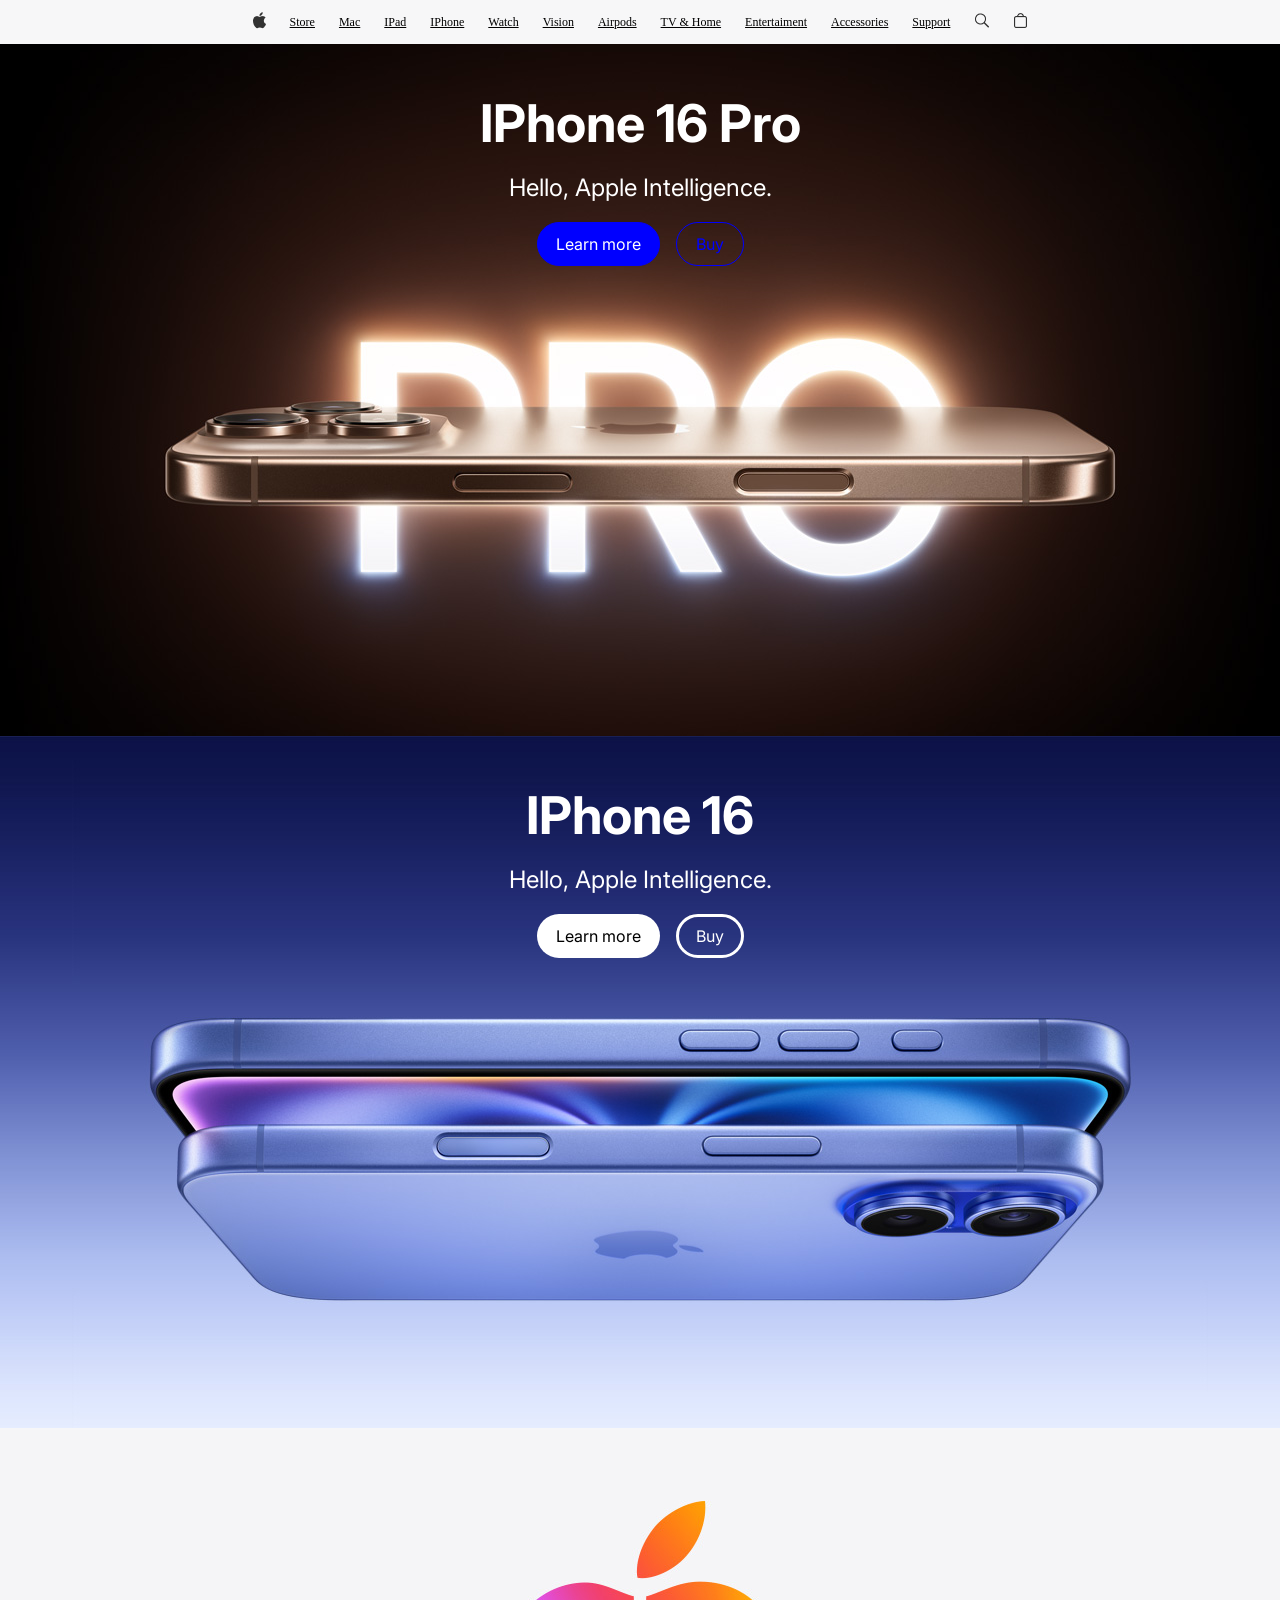
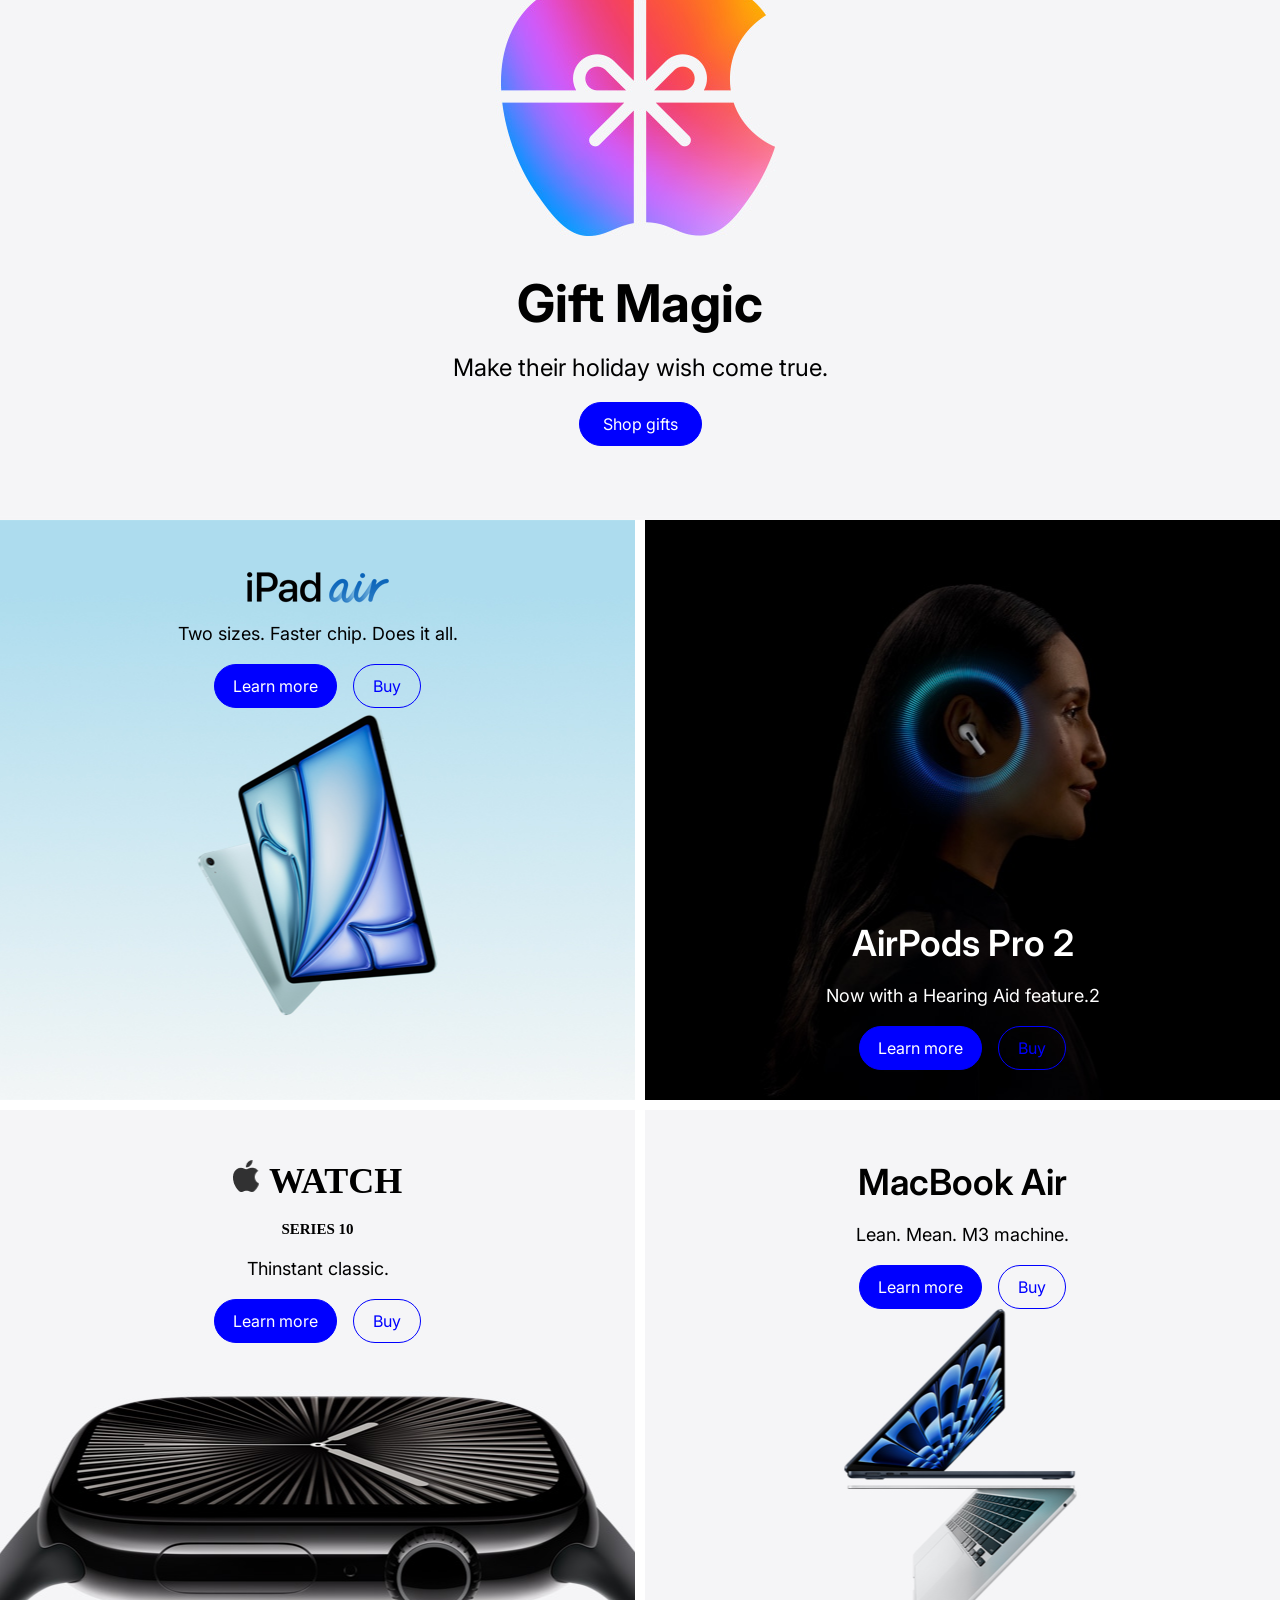
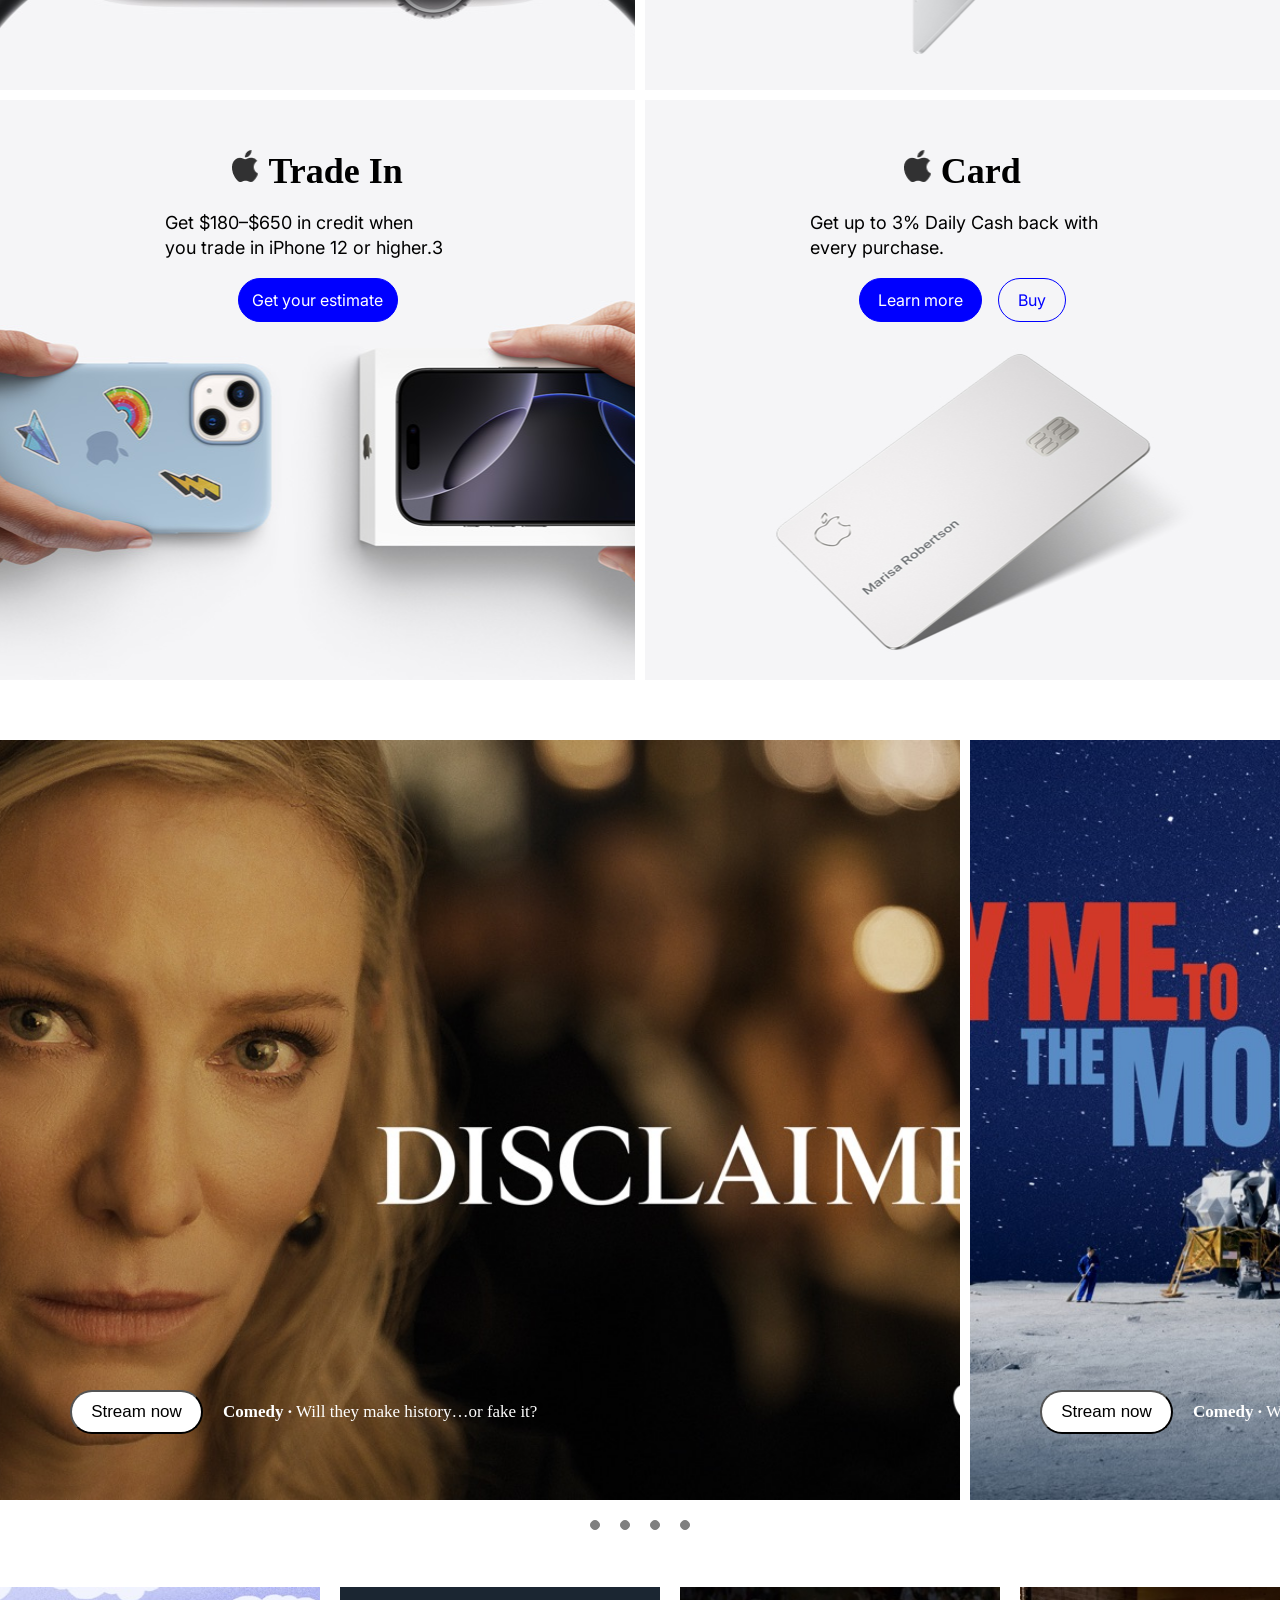
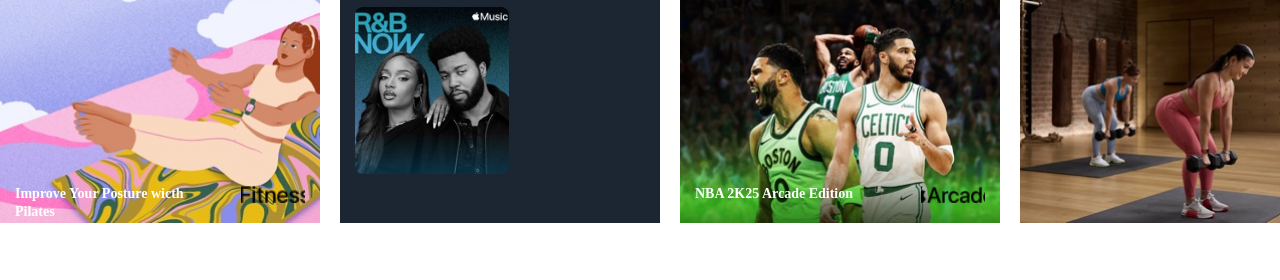
<file: index.html>
<!DOCTYPE html>
<html lang="en">
  <head>
    <meta charset="UTF-8" />
    <meta name="viewport" content="width=device-width, initial-scale=1.0" />
    <title>Document</title>
    <link rel="stylesheet" href="./style.css" />
  </head>
  <body>
    <header>
      <a class="font-head" href=""
        ><img class="phone-header" src="./image/Vector.png" alt=""
      /></a>

      <nav class="navigation">
        <a class="font-head" href="./store.html">Store</a>
        <a class="font-head" href="">Mac</a>
        <a class="font-head" href="">IPad</a>
        <a class="font-head" href="">IPhone</a>
        <a class="font-head" href="">Watch</a>
        <a class="font-head" href="">Vision</a>
        <a class="font-head" href="">Airpods</a>
        <a class="font-head" href="">TV & Home</a>
        <a class="font-head" href="">Entertaiment</a>
        <a class="font-head" href="">Accessories</a>
        <a class="font-head" href="">Support</a>
      </nav>

      <a class="search-button" href="./store.html"
        ><img class="phone-header" src="./image/duran.png" alt=""
      /></a>
      <a class="font-head" href=""
        ><img class="phone-header" src="./image/tsunh.png" alt=""
      /></a>
      <a class="menu" href=""
        ><img class="phone-header" src="./image/SVG.png" alt=""
      /></a>
    </header>
    <div class="hero-image iphone16-pro">
      <h2 class="garchig text-color-white font-family">IPhone 16 Pro</h2>
      <p class="text-color-white paragraph font-family">
        Hello, Apple Intelligence.
      </p>
      <div class="button">
        <button class="learn-more border font-size-button font-family">
          Learn more
        </button>
        <button class="buy border font-size-button font-family">Buy</button>
      </div>
    </div>
    <div class="hero-image iphone16">
      <h2 class="garchig text-color-white font-family">IPhone 16</h2>
      <p class="text-color-white paragraph font-family">
        Hello, Apple Intelligence.
      </p>
      <div class="button">
        <button
          class="learn-more border font-size-button background-button font-family"
        >
          Learn more
        </button>
        <button
          class="buy border font-size-button background-button-buy font-family"
        >
          Buy
        </button>
      </div>
    </div>
    <div class="gift-apple hero-image gift-apple-padding">
      <h2 class="garchig text-color-black font-family">Gift Magic</h2>
      <p class="text-color-black paragraph font-family">
        Make their holiday wish come true.
      </p>
      <button class="learn-more border font-size-button font-family">
        Shop gifts
      </button>
    </div>

    <div class="ipad-air-tablet grid-background">
      <div class="grid-hero-text">
        <h2 class="ipad-air-header grid-hero font-family"></h2>
        <p class="grid-font-size font-family">
          Two sizes. Faster chip. Does it all.
        </p>
        <div class="button">
          <button class="learn-more border font-size-button font-family">
            Learn more
          </button>
          <button class="buy border font-size-button font-family">Buy</button>
        </div>
      </div>
    </div>
    <div class="grid-container">
      <div class="gridpic-1 grid-background">
        <div class="ipad-tablet-none grid-hero-text">
          <h2 class="ipad-air-header grid-hero font-family"></h2>
          <p class="grid-font-size font-family">
            Two sizes. Faster chip. Does it all.
          </p>
          <div class="button">
            <button class="learn-more border font-size-button font-family">
              Learn more
            </button>
            <button class="buy border font-size-button font-family">Buy</button>
          </div>
        </div>
        <div class="desktop-none">
          <div class="grid-hero-text">
            <h2 class="grid-head-font font-family color paragraph2">
              MacBook Air
            </h2>
            <p class="grid-font-size font-family phone-p">
              Lean. Mean. M3 machine.
            </p>
            <div class="button">
              <button class="learn-more border font-size-button font-family">
                Learn more
              </button>
              <button class="buy border font-size-button font-family">
                Buy
              </button>
            </div>
          </div>
        </div>
      </div>

      <div class="gridpic-2 grid-background grid-hero-text2">
        <h2 class="grid-head-font font-family paragraph2">AirPods Pro 2</h2>
        <p class="grid-font-size text-color-white font-family phone-p">
          Now with a Hearing Aid feature.2
        </p>
        <div class="button">
          <button class="learn-more border font-size-button font-family">
            Learn more
          </button>
          <button class="buy border font-size-button font-family">Buy</button>
        </div>
      </div>

      <div class="gridpic-3 grid-background">
        <div class="grid-hero-text">
          <h2 class="grid-head-font color">
            <div class="apple-logo"></div>
            WATCH
          </h2>
          <h3 class="series-10-font">SERIES 10</h3>
          <p class="grid-font-size text-color-black font-family phone-p">
            Thinstant classic.
          </p>
          <div class="button">
            <button class="learn-more border font-size-button font-family">
              Learn more
            </button>
            <button class="buy border font-size-button font-family">Buy</button>
          </div>
        </div>
      </div>

      <div class="gridpic-4 grid-background">
        <div class="tablet-none-bolno">
          <div class="grid-hero-text">
            <h2 class="grid-head-font font-family color paragraph2">
              MacBook Air
            </h2>
            <p class="grid-font-size font-family phone-p">
              Lean. Mean. M3 machine.
            </p>
            <div class="button">
              <button class="learn-more border font-size-button font-family">
                Learn more
              </button>
              <button class="buy border font-size-button font-family">
                Buy
              </button>
            </div>
          </div>
        </div>

        <div class="desktop-none">
          <div class="grid-hero-text">
            <h2 class="grid-head-font font-family color paragraph2 word-broke">
              Apple for Small Business
            </h2>
            <p class="grid-font-size font-family phone-p word-break">
              Hardware, software, and expert help - all in one place.
            </p>
            <div class="button">
              <button class="learn-more border font-size-button font-family">
                Learn more
              </button>
              <button class="buy border font-size-button font-family">
                Buy
              </button>
            </div>
          </div>
        </div>
      </div>
      <div class="gridpic-5 grid-background">
        <div class="grid-hero-text phone-break">
          <h2 class="grid-head-font color">
            <div class="apple-logo"></div>
            Trade In
          </h2>
          <p
            class="grid-font-size text-color-black font-family phone-p word-break"
          >
            Get $180–$650 in credit when <br />
            you trade in iPhone 12 or higher.3
          </p>
          <div class="button">
            <button
              class="learn-more-trade border font-size-button font-family"
            >
              Get your estimate
            </button>
          </div>
        </div>
      </div>
      <div class="gridpic-6 grid-background">
        <div class="grid-hero-text">
          <h2 class="grid-head-font color">
            <div class="apple-logo"></div>
            Card
          </h2>

          <p
            class="grid-font-size text-color-black font-family phone-p word-break"
          >
            Get up to 3% Daily Cash back with every purchase.
          </p>
          <div class="button">
            <button class="learn-more border font-size-button font-family">
              Learn more
            </button>
            <button class="buy border font-size-button font-family">Buy</button>
          </div>
        </div>
      </div>
      <div class="grid-ipad grid-background">
        <div class="grid-hero-text">
          <div class="table-alga">
            <h2 class="ipad-air-header grid-hero font-family"></h2>
            <p class="grid-font-size font-family phone-p">
              Two sizes. Faster chip. Does it all.
            </p>
            <div class="button">
              <button class="learn-more border font-size-button font-family">
                Learn more
              </button>
              <button class="buy border font-size-button font-family">
                Buy
              </button>
            </div>
          </div>
        </div>
      </div>
    </div>
    <div class="slider">
      <div class="slider-footer zurag1">
        <div class="footer-text">
          <button class="footer-button">Stream now</button>
          <p class="footer-medelel">
            <span class="footer-span">Comedy ·</span> Will they make history…or
            fake it?
          </p>
        </div>
      </div>
      <div class="slider-footer zurag2">
        <div class="footer-text">
          <button class="footer-button">Stream now</button>
          <p class="footer-medelel">
            <span class="footer-span">Comedy ·</span> Will they make history…or
            fake it?
          </p>
        </div>
      </div>
      <div class="slider-footer zurag3">
        <div class="footer-text">
          <button class="footer-button">Stream now</button>
          <p class="footer-medelel">
            <span class="footer-span">Comedy ·</span> Will they make history…or
            fake it?
          </p>
        </div>
      </div>
      <div class="slider-footer zurag4">
        <div class="footer-text">
          <button class="footer-button">Stream now</button>
          <p class="footer-medelel">
            <span class="footer-span">Comedy ·</span> Will they make history…or
            fake it?
          </p>
        </div>
      </div>
    </div>
    <div class="dots">
      <div class="dot"></div>
      <div class="dot"></div>
      <div class="dot"></div>
      <div class="dot"></div>
    </div>
    <div class="suuri">
      <div class="suuri-1 suuri-zurag">
        <p class="suuri-text">
          Improve Your Posture wicth <br />
          Pilates
        </p>
        <div class="apple-position apple-footer"></div>
      </div>
      <div class="suuri-2 suuri-zurag">
        <div class="suuri-image suuri-image-2"></div>
      </div>
      <div class="suuri-3 suuri-zurag">
        <p class="suuri-text">NBA 2K25 Arcade Edition</p>
        <div class="apple-position nba-footer"></div>
      </div>
      <div class="suuri-5 suuri-zurag"></div>
      <div class="suuri-4 suuri-zurag">
        <div class="suuri-image suuri-image-4"></div>
      </div>
      <div class="suuri-6 suuri-zurag"></div>
    </div>
  </body>
</html>
</file>
<file: style.css>
@import url("https://fonts.googleapis.com/css2?family=Bebas+Neue&family=Inter:ital,opsz,wght@0,14..32,100..900;1,14..32,100..900&display=swap");
* {
  margin: 0;
  padding: 0;
  box-sizing: border-box;
}
header {
  display: flex;
  gap: 24px;
  align-items: center;
  justify-content: center;
  background-color: rgba(245, 245, 247, 0.8);
  height: 44px;
}
:root {
  --background-color: white;
  --usegnii-ungu: black;
}

.navigation {
  display: flex;
  gap: 24px;
}
.menu {
  display: none;
}
.font-head {
  font-size: 12px;
  font-weight: 400;
  color: black;
  border: none;
}
.font-family {
  font-family: "Inter", serif;
}
.text-color-white {
  color: white;
}
.text-color-black {
  color: black;
}
.garchig {
  font-size: 52px;
  font-family: 600;
  line-height: 60px;
}
.paragraph {
  font-size: 24px;
  font-weight: 400;
  line-height: 32px;
}
.hero-image {
  width: 100vw;
  height: 692px;
  background-position: center;
  background-repeat: no-repeat;
  background-size: cover;
  display: flex;
  flex-direction: column;
  align-items: center;
  padding-top: 50px;
  gap: 18px;
}
.gift-apple-padding {
  padding-top: 446px;
}
.button {
  display: flex;
  gap: 16px;
}
.border {
  border: 1px blue solid;
  border-radius: 999px;
}
.learn-more {
  width: 123px;
  height: 44px;
  background-color: blue;
  color: white;
}
.learn-more-trade {
  width: calc(2em * 5);
  height: 44px;
  background-color: blue;
  color: white;
}
.buy {
  width: 68px;
  height: 44px;
  color: blue;
  background-color: transparent;
}
.font-size-button {
  font-size: 16px;
  font-weight: 400;
  line-height: 20px;
  text-align: center;
}
.background-button {
  background-color: var(--background-color);
  color: var(--usegnii-ungu);
  border: white;
}
button:hover {
  background-color: gray;
}
.background-button-buy {
  background-color: transparent;
  color: white;
  border: white solid;
}
.iphone16-pro {
  background-image: url(./image/Background.png);
}
.iphone16 {
  background-image: url(./image/iphone16.png);
}
.gift-apple {
  background-image: url(./image/gift-magic.png);
}
.ipad-air-tablet {
  background-image: url(./image/ipad-air-tablet.png);
  width: 100vw;
  height: 650px;
  display: none;
}
.grid-container {
  display: grid;
  grid-template-columns: 1fr 1fr;
  grid-template-rows: repeat(3, 580px);
  gap: 10px;
}
.grid-background {
  background-size: cover;
  background-position: center;
  background-repeat: no-repeat;
}
.gridpic-1 {
  background-image: url(./image/20.png);
}
.ipad-air-header {
  background-image: url(./image/ipad-air.png);
  width: 20vw;
  height: 33px;
  background-size: cover;
  background-position: center;
  background-repeat: no-repeat;
}
.grid-font-size {
  font-size: 18px;
  font-weight: 400;
  line-height: 25px;
}
.word-break {
  width: calc(2em * 8.5);
}
.tablet-none {
  display: none;
}
.desktop-none {
  display: none;
}
.gridpic-2 {
  background-image: url(./image/21.png);
}
.grid-hero-text {
  display: flex;
  flex-direction: column;
  align-items: center;
  padding-top: 50px;
  gap: 18px;
}
.grid-hero-text2 {
  display: flex;
  flex-direction: column;
  align-items: center;
  padding-top: 401px;
  gap: 18px;
}
.grid-head-font {
  font-size: 36px;
  font-weight: 600;
  color: white;
}
.word-broke {
  word-wrap: normal;
}
.gridpic-3 {
  background-image: url(./image/22.png);
}
.apple-logo {
  background-image: url(./image/alim.png);
  width: 26.35px;
  height: 32px;
}
.color {
  color: black;
  display: flex;
  gap: 10px;
}
.series-10-font {
  font-size: 15px;
  font-weight: 700;
  line-height: 18.15px;
}
.gridpic-4 {
  background-image: url(./image/23.png);
}
.gridpic-5 {
  background-image: url(./image/24.png);
}
.gridpic-6 {
  background-image: url(./image/25.png);
}
.table-alga {
  display: none;
}
.slider {
  display: flex;
  width: 100vw;
  overflow-x: scroll;
  align-items: center;
  scroll-snap-type: x mandatory;
  scrollbar-width: none;
  gap: 10px;
}
.slider-footer {
  width: 75vw;
  height: 760px;
  flex-shrink: 0;
  scroll-snap-align: center;
  background-size: cover;
  background-position: center;
  background-repeat: no-repeat;
}
.zurag1 {
  background-image: url(./image/footer3.jpeg);
}
.zurag2 {
  background-image: url(./image/footer1.jpeg);
}
.zurag3 {
  background-image: url(./image/footer2.jpeg);
}
.zurag4 {
  background-image: url(/image/footer5.jpeg);
}
.footer-text {
  display: flex;
  text-align: center;
  align-items: center;
  padding-top: 650px;
  padding-left: 70px;
  gap: 20px;
}
.footer-button {
  width: 133px;
  height: 44px;
  background-color: white;
  color: black;
  border-radius: 999px;
  font-size: 17px;
  font-weight: 400;
  line-height: 20px;
}
.footer-span {
  font-weight: 700;
  font-size: 17px;
}
.footer-medelel {
  font-size: 17px;
  font-weight: 400;
  color: white;
}
.dots {
  display: flex;
  justify-content: center;
  gap: 20px;
  margin-top: 20px;
}
.dot {
  width: 10px;
  height: 10px;
  background-color: grey;
  border: 1px gray solid;
  border-radius: 100%;
}
.dot:hover {
  background-color: black;
}
.suuri {
  display: flex;
  width: 100vw;
  height: 350px;
  overflow-x: scroll;
  align-items: center;
  scroll-snap-type: x mandatory;
  scrollbar-width: none;
  gap: 20px;
}
.suuri-zurag {
  width: 25vw;
  height: 236px;
  flex-shrink: 0;
  scroll-snap-align: center;
  background-size: cover;
  background-position: center;
  background-repeat: no-repeat;
}
.suuri-1 {
  background-image: url(./image/suuri1.jpeg);
  display: flex;
  justify-content: space-between;
  padding-top: 198px;
  padding-left: 15px;
  padding-right: 15px;
}
.suuri-2 {
  background-color: rgba(27, 38, 50, 1);
  padding-top: 20px;
  padding-left: 15px;
}
.suuri-image {
  background-size: cover;
  background-position: center;
  background-repeat: no-repeat;
  border-radius: 8px;
  width: 12vw;
  height: 18.5vh;
}
.suuri-image-2 {
  background-image: url(./image/suuri2.jpeg);
}
.suuri-3 {
  background-image: url(/image/suuri3.jpeg);
  display: flex;
  justify-content: space-between;
  padding-top: 198px;
  padding-left: 15px;
  padding-right: 15px;
}
.suuri-4 {
  background-color: rgba(235, 183, 153, 1);
  padding-top: 20px;
  padding-left: 15px;
}
.suuri-image-4 {
  background-image: url(./image/suuri4.jpeg);
}
.suuri-5 {
  background-image: url(./image/suuri5.jpeg);
}
.suuri-6 {
  background-image: url(./image/suuri6.jpg);
}
.suuri-text {
  font-size: 14px;
  font-weight: 600;
  color: white;
  line-height: 18px;
}
.apple-position {
  background-size: cover;
  background-position: center;
  background-repeat: no-repeat;
  width: 5vw;
  height: 18px;
}
.apple-footer {
  background-image: url(./image/footer-vector.png);
}
.nba-footer {
  background-image: url(./image/footer-vector-3.png);
}
@media only screen and (max-width: 808px) {
  .navigation {
    display: none;
  }
  .menu {
    display: block;
  }
  .search-button {
    margin-left: auto;
  }
  .iphone16-pro {
    background-image: url(./image/tablet-iphone16pro.png);
    height: 650px;
  }
  .iphone16 {
    background-image: url(./image/tablet-iphone16.png);
    height: 650px;
  }
  .gift-apple {
    height: 650px;
  }
  .garchig {
    font-size: 42px;
  }
  .paragraph {
    font-size: 22px;
  }
  .paragraph2 {
    font-size: 5vw;
  }
  .learn-more {
    width: 107px;
    height: 36px;
  }
  .buy {
    width: 66px;
    height: 36px;
  }
  .button {
    gap: 10px;
  }
  .font-size-button {
    font-size: 14px;
    line-height: 20px;
  }
  .ipad-air-tablet {
    width: 100vw;
    display: block;
  }
  .ipad-air-header {
    width: 50vw;
  }
  .ipad-tablet-none {
    display: none;
  }
  .grid-container {
    grid-template-rows: repeat(3, 490px);
  }
  .grid-ipad {
    display: none;
  }
  .gridpic-1 {
    background-image: url(./image/tablet3.png);
  }
  .desktop-none {
    display: block;
  }
  .gridpic-2 {
    background-image: url(./image/tablet1.png);
  }
  .grid-hero-text2 {
    padding-top: 287px;
  }
  .gridpic-3 {
    background-image: url(./image/tablet2.png);
  }
  .gridpic-4 {
    background-image: url(./image/tablet4.png);
  }
  .gridpic-5 {
    background-image: url(./image/tablet5.png);
  }
  .gridpic-6 {
    background-image: url(./image/tablet6.png);
  }
  .table-alga {
    display: contents;
  }
  .phone-p {
    font-size: 2.5vw;
  }
  .tablet-none-bolno {
    display: none;
  }
  .phone-break {
    padding-top: 300px;
  }
  .slider-footer {
    width: 75vw;
    height: 368px;
  }
  .footer-text {
    display: flex;
    text-align: center;
    align-items: center;
    padding-top: 305px;
    padding-left: 30px;
    gap: 20px;
  }
  .footer-button {
    width: 108px;
    height: 36px;
    font-size: 14px;
  }
}

@media only screen and (max-width: 390px) {
  .iphone16-pro {
    background-image: url(./image/phone_iphone16pro.png);
    height: 500px;
  }
  .iphone16 {
    background-image: url(./image/phone-iphone16.png);
    height: 500px;
  }
  .gift-apple {
    background-image: url(./image/gift-magic.png);
    height: 500px;
  }
  .garchig {
    font-size: 10vw;
    font-weight: 700;
    line-height: 36px;
  }
  .paragraph {
    font-size: 7vw;
    font-weight: 400;
    line-height: 21.6px;
  }
  .paragraph2 {
    font-size: 6.3vw;
  }

  .hero-image {
    padding-top: 330px;
  }
  .learn-more {
    width: 30vw;
    height: 36px;
  }
  .buy {
    width: 15vw;
    height: 36px;
  }
  .font-size-button {
    font-size: 3.5vw;
  }
  .phone-header {
    width: 4vw;
  }
  .navigation {
    gap: 5vw;
  }
  .ipad-air-tablet {
    display: none;
  }
  .grid-container {
    grid-template-columns: 1fr;
    grid-template-rows: repeat(7, 500px);
  }
  .ipad-air-header {
    width: 50vw;
  }
  .grid-ipad {
    display: block;
    background-image: url(./image/Figure.png);
    grid-row: 1;
  }
  .gridpic-1 {
    background-image: url(./image/phone3.png);
  }
  .gridpic-2 {
    background-image: url(./image/phone1.png);
  }
  .gridpic-3 {
    background-image: url(./image/phone2.png);
  }
  .gridpic-4 {
    background-image: url(./image/phone4.png);
  }
  .gridpic-5 {
    background-image: url(./image/phone5.png);
  }
  .gridpic-6 {
    background-image: url(./image/phone6.png);
  }

  .phone-p {
    font-size: 5.5vw;
  }
  .word-break {
    width: calc(2em * 5);
  }
  .phone-break {
    padding-top: 250px;
  }
  .slider-footer {
    height: 495px;
  }
  .zurag1 {
    background-image: url(./image/phone-footer1.jpeg);
  }
  .zurag2 {
    background-image: url(./image/phone-footer2.jpeg);
  }
  .zurag3 {
    background-image: url(./image/phone-footer3.jpeg);
  }
  .zurag4 {
    background-image: url(/image/phone-footer4.jpeg);
  }
  .footer-text {
    display: none;
  }
}
</file>
